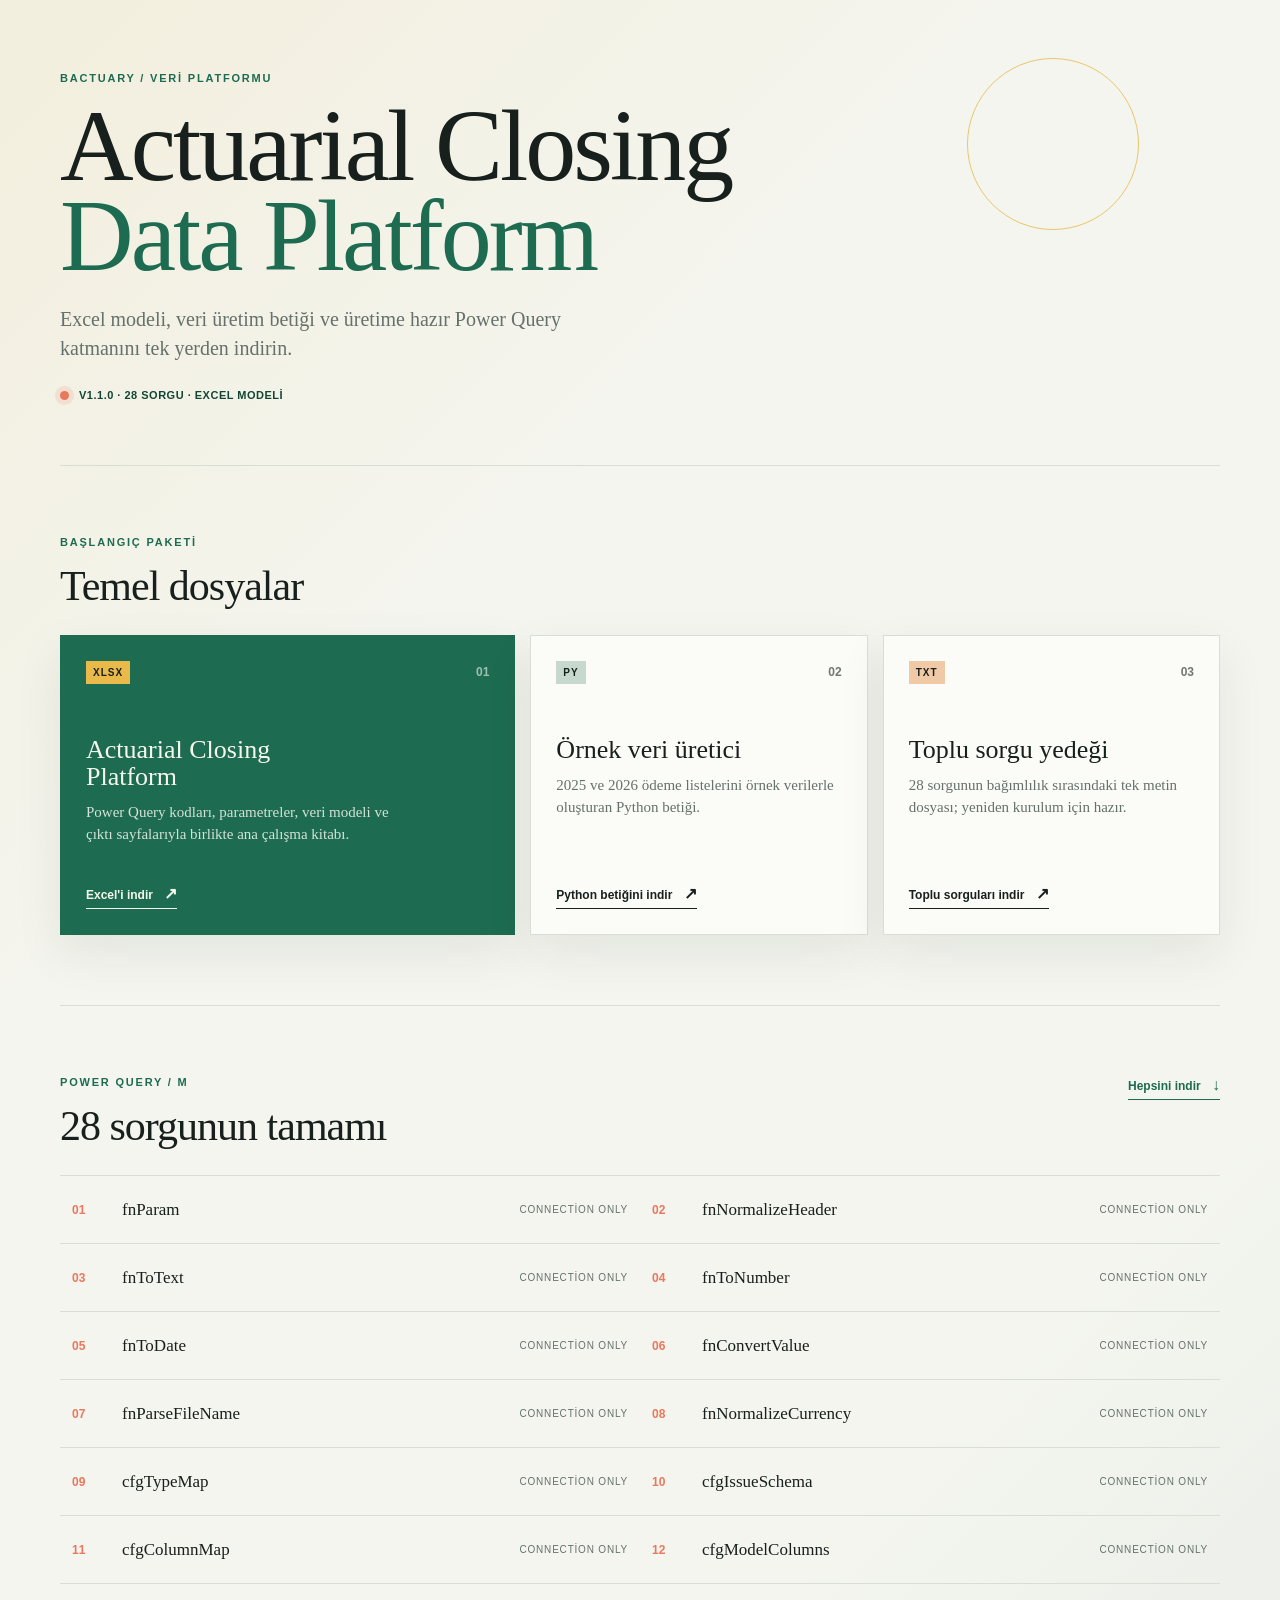
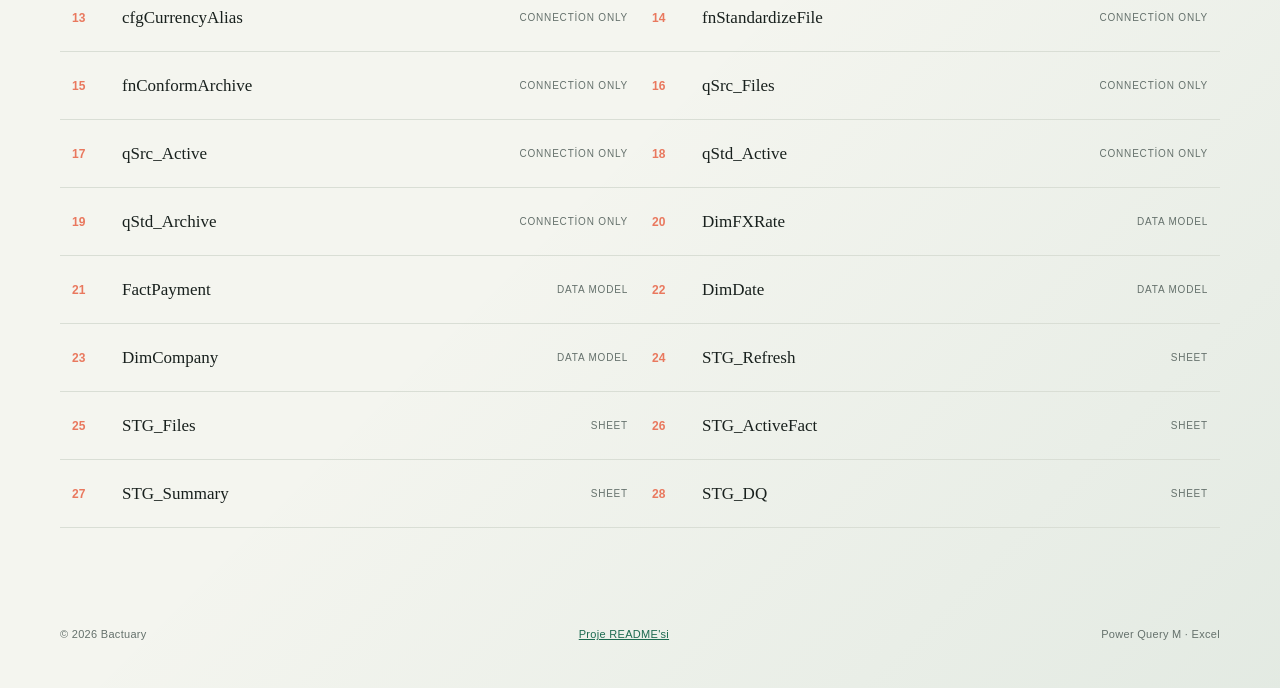
<file: index.html>
<!doctype html>
<html lang="tr">
<head>
  <meta charset="utf-8">
  <meta name="viewport" content="width=device-width, initial-scale=1">
  <meta name="description" content="Actuarial Closing Data Platform dosya ve Power Query indirme merkezi.">
  <title>Actuarial Closing Data Platform</title>
  <link rel="stylesheet" href="styles.css">
</head>
<body>
  <main class="shell">
    <header class="hero">
      <p class="eyebrow">Bactuary / veri platformu</p>
      <h1>Actuarial Closing<br><span>Data Platform</span></h1>
      <p class="intro">Excel modeli, veri üretim betiği ve üretime hazır Power Query katmanını tek yerden indirin.</p>
      <div class="hero-meta">
        <span class="status-dot"></span>
        <span>v1.1.0 · 28 sorgu · Excel modeli</span>
      </div>
    </header>

    <section class="downloads" aria-labelledby="downloads-title">
      <div class="section-heading">
        <p class="eyebrow">Başlangıç paketi</p>
        <h2 id="downloads-title">Temel dosyalar</h2>
      </div>
      <div class="featured-grid">
        <article class="download-card primary-card">
          <div class="card-topline"><span class="file-type xlsx">XLSX</span><span class="card-index">01</span></div>
          <h3>Actuarial Closing Platform</h3>
          <p>Power Query kodları, parametreler, veri modeli ve çıktı sayfalarıyla birlikte ana çalışma kitabı.</p>
          <a class="download-link" href="actuarydatacreating/Actuarial_Closing_Platform.xlsx" download>Excel'i indir <span aria-hidden="true">↗</span></a>
        </article>
        <article class="download-card">
          <div class="card-topline"><span class="file-type py">PY</span><span class="card-index">02</span></div>
          <h3>Örnek veri üretici</h3>
          <p>2025 ve 2026 ödeme listelerini örnek verilerle oluşturan Python betiği.</p>
          <a class="download-link" href="actuarydatacreating/datacreating.py" download>Python betiğini indir <span aria-hidden="true">↗</span></a>
        </article>
        <article class="download-card">
          <div class="card-topline"><span class="file-type txt">TXT</span><span class="card-index">03</span></div>
          <h3>Toplu sorgu yedeği</h3>
          <p>28 sorgunun bağımlılık sırasındaki tek metin dosyası; yeniden kurulum için hazır.</p>
          <a class="download-link" href="actuarydatacreating/PowerQuery_M/ALL_QUERIES.txt" download>Toplu sorguları indir <span aria-hidden="true">↗</span></a>
        </article>
      </div>
    </section>

    <section class="query-section" aria-labelledby="queries-title">
      <div class="section-heading query-heading">
        <div>
          <p class="eyebrow">Power Query / M</p>
          <h2 id="queries-title">28 sorgunun tamamı</h2>
        </div>
        <a class="outline-link" href="actuarydatacreating/PowerQuery_M/ALL_QUERIES.txt" download>Hepsini indir <span aria-hidden="true">↓</span></a>
      </div>
      <div class="query-list">
        <a href="actuarydatacreating/PowerQuery_M/01_fnParam.pq" download><span>01</span><strong>fnParam</strong><small>connection only</small></a>
        <a href="actuarydatacreating/PowerQuery_M/02_fnNormalizeHeader.pq" download><span>02</span><strong>fnNormalizeHeader</strong><small>connection only</small></a>
        <a href="actuarydatacreating/PowerQuery_M/03_fnToText.pq" download><span>03</span><strong>fnToText</strong><small>connection only</small></a>
        <a href="actuarydatacreating/PowerQuery_M/04_fnToNumber.pq" download><span>04</span><strong>fnToNumber</strong><small>connection only</small></a>
        <a href="actuarydatacreating/PowerQuery_M/05_fnToDate.pq" download><span>05</span><strong>fnToDate</strong><small>connection only</small></a>
        <a href="actuarydatacreating/PowerQuery_M/06_fnConvertValue.pq" download><span>06</span><strong>fnConvertValue</strong><small>connection only</small></a>
        <a href="actuarydatacreating/PowerQuery_M/07_fnParseFileName.pq" download><span>07</span><strong>fnParseFileName</strong><small>connection only</small></a>
        <a href="actuarydatacreating/PowerQuery_M/08_fnNormalizeCurrency.pq" download><span>08</span><strong>fnNormalizeCurrency</strong><small>connection only</small></a>
        <a href="actuarydatacreating/PowerQuery_M/09_cfgTypeMap.pq" download><span>09</span><strong>cfgTypeMap</strong><small>connection only</small></a>
        <a href="actuarydatacreating/PowerQuery_M/10_cfgIssueSchema.pq" download><span>10</span><strong>cfgIssueSchema</strong><small>connection only</small></a>
        <a href="actuarydatacreating/PowerQuery_M/11_cfgColumnMap.pq" download><span>11</span><strong>cfgColumnMap</strong><small>connection only</small></a>
        <a href="actuarydatacreating/PowerQuery_M/12_cfgModelColumns.pq" download><span>12</span><strong>cfgModelColumns</strong><small>connection only</small></a>
        <a href="actuarydatacreating/PowerQuery_M/13_cfgCurrencyAlias.pq" download><span>13</span><strong>cfgCurrencyAlias</strong><small>connection only</small></a>
        <a href="actuarydatacreating/PowerQuery_M/14_fnStandardizeFile.pq" download><span>14</span><strong>fnStandardizeFile</strong><small>connection only</small></a>
        <a href="actuarydatacreating/PowerQuery_M/15_fnConformArchive.pq" download><span>15</span><strong>fnConformArchive</strong><small>connection only</small></a>
        <a href="actuarydatacreating/PowerQuery_M/16_qSrc_Files.pq" download><span>16</span><strong>qSrc_Files</strong><small>connection only</small></a>
        <a href="actuarydatacreating/PowerQuery_M/17_qSrc_Active.pq" download><span>17</span><strong>qSrc_Active</strong><small>connection only</small></a>
        <a href="actuarydatacreating/PowerQuery_M/18_qStd_Active.pq" download><span>18</span><strong>qStd_Active</strong><small>connection only</small></a>
        <a href="actuarydatacreating/PowerQuery_M/19_qStd_Archive.pq" download><span>19</span><strong>qStd_Archive</strong><small>connection only</small></a>
        <a href="actuarydatacreating/PowerQuery_M/20_DimFXRate.pq" download><span>20</span><strong>DimFXRate</strong><small>Data Model</small></a>
        <a href="actuarydatacreating/PowerQuery_M/21_FactPayment.pq" download><span>21</span><strong>FactPayment</strong><small>Data Model</small></a>
        <a href="actuarydatacreating/PowerQuery_M/22_DimDate.pq" download><span>22</span><strong>DimDate</strong><small>Data Model</small></a>
        <a href="actuarydatacreating/PowerQuery_M/23_DimCompany.pq" download><span>23</span><strong>DimCompany</strong><small>Data Model</small></a>
        <a href="actuarydatacreating/PowerQuery_M/24_STG_Refresh.pq" download><span>24</span><strong>STG_Refresh</strong><small>Sheet</small></a>
        <a href="actuarydatacreating/PowerQuery_M/25_STG_Files.pq" download><span>25</span><strong>STG_Files</strong><small>Sheet</small></a>
        <a href="actuarydatacreating/PowerQuery_M/26_STG_ActiveFact.pq" download><span>26</span><strong>STG_ActiveFact</strong><small>Sheet</small></a>
        <a href="actuarydatacreating/PowerQuery_M/27_STG_Summary.pq" download><span>27</span><strong>STG_Summary</strong><small>Sheet</small></a>
        <a href="actuarydatacreating/PowerQuery_M/28_STG_DQ.pq" download><span>28</span><strong>STG_DQ</strong><small>Sheet</small></a>
      </div>
    </section>

    <footer>
      <span>© 2026 Bactuary</span>
      <a href="README.md">Proje README'si</a>
      <span>Power Query M · Excel</span>
    </footer>
  </main>
</body>
</html>
</file>
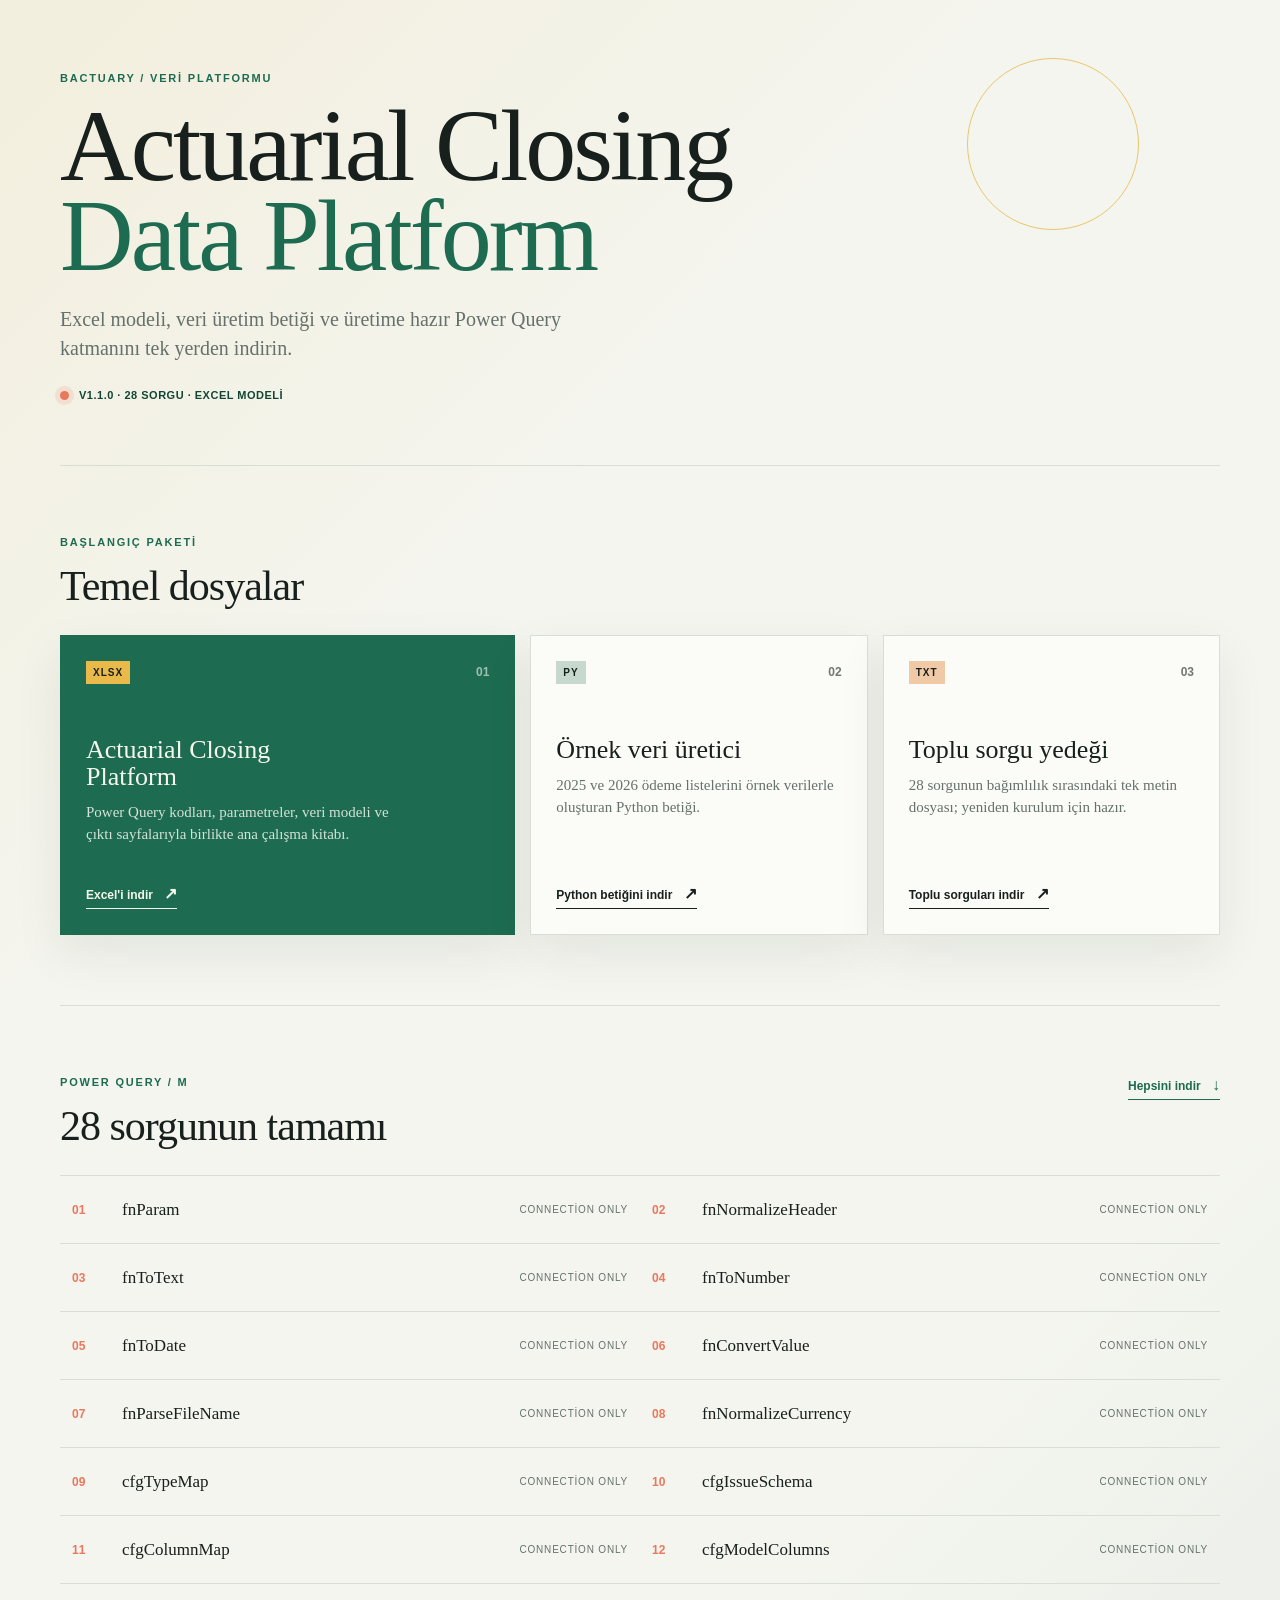
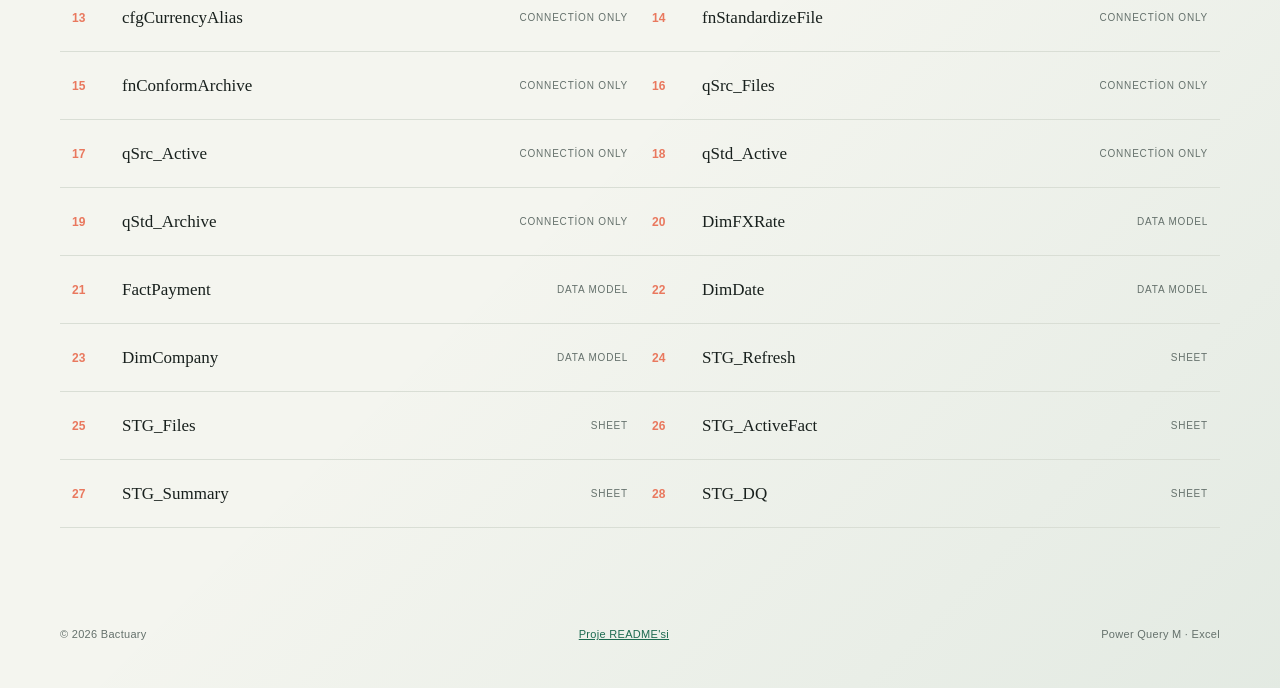
<file: docs/index.html>
<!doctype html>
<html lang="tr">
<head>
  <meta charset="utf-8">
  <meta name="viewport" content="width=device-width, initial-scale=1">
  <meta name="description" content="Actuarial Closing Data Platform dosya ve Power Query indirme merkezi.">
  <title>Actuarial Closing Data Platform</title>
  <link rel="stylesheet" href="styles.css">
</head>
<body>
  <main class="shell">
    <header class="hero">
      <p class="eyebrow">Bactuary / veri platformu</p>
      <h1>Actuarial Closing<br><span>Data Platform</span></h1>
      <p class="intro">Excel modeli, veri üretim betiği ve üretime hazır Power Query katmanını tek yerden indirin.</p>
      <div class="hero-meta">
        <span class="status-dot"></span>
        <span>v1.1.0 · 28 sorgu · Excel modeli</span>
      </div>
    </header>

    <section class="downloads" aria-labelledby="downloads-title">
      <div class="section-heading">
        <p class="eyebrow">Başlangıç paketi</p>
        <h2 id="downloads-title">Temel dosyalar</h2>
      </div>
      <div class="featured-grid">
        <article class="download-card primary-card">
          <div class="card-topline"><span class="file-type xlsx">XLSX</span><span class="card-index">01</span></div>
          <h3>Actuarial Closing Platform</h3>
          <p>Power Query kodları, parametreler, veri modeli ve çıktı sayfalarıyla birlikte ana çalışma kitabı.</p>
          <a class="download-link" href="../actuarydatacreating/Actuarial_Closing_Platform.xlsx" download>Excel'i indir <span aria-hidden="true">↗</span></a>
        </article>
        <article class="download-card">
          <div class="card-topline"><span class="file-type py">PY</span><span class="card-index">02</span></div>
          <h3>Örnek veri üretici</h3>
          <p>2025 ve 2026 ödeme listelerini örnek verilerle oluşturan Python betiği.</p>
          <a class="download-link" href="../actuarydatacreating/datacreating.py" download>Python betiğini indir <span aria-hidden="true">↗</span></a>
        </article>
        <article class="download-card">
          <div class="card-topline"><span class="file-type txt">TXT</span><span class="card-index">03</span></div>
          <h3>Toplu sorgu yedeği</h3>
          <p>28 sorgunun bağımlılık sırasındaki tek metin dosyası; yeniden kurulum için hazır.</p>
          <a class="download-link" href="../actuarydatacreating/PowerQuery_M/ALL_QUERIES.txt" download>Toplu sorguları indir <span aria-hidden="true">↗</span></a>
        </article>
      </div>
    </section>

    <section class="query-section" aria-labelledby="queries-title">
      <div class="section-heading query-heading">
        <div>
          <p class="eyebrow">Power Query / M</p>
          <h2 id="queries-title">28 sorgunun tamamı</h2>
        </div>
        <a class="outline-link" href="../actuarydatacreating/PowerQuery_M/ALL_QUERIES.txt" download>Hepsini indir <span aria-hidden="true">↓</span></a>
      </div>
      <div class="query-list">
        <a href="../actuarydatacreating/PowerQuery_M/01_fnParam.pq" download><span>01</span><strong>fnParam</strong><small>connection only</small></a>
        <a href="../actuarydatacreating/PowerQuery_M/02_fnNormalizeHeader.pq" download><span>02</span><strong>fnNormalizeHeader</strong><small>connection only</small></a>
        <a href="../actuarydatacreating/PowerQuery_M/03_fnToText.pq" download><span>03</span><strong>fnToText</strong><small>connection only</small></a>
        <a href="../actuarydatacreating/PowerQuery_M/04_fnToNumber.pq" download><span>04</span><strong>fnToNumber</strong><small>connection only</small></a>
        <a href="../actuarydatacreating/PowerQuery_M/05_fnToDate.pq" download><span>05</span><strong>fnToDate</strong><small>connection only</small></a>
        <a href="../actuarydatacreating/PowerQuery_M/06_fnConvertValue.pq" download><span>06</span><strong>fnConvertValue</strong><small>connection only</small></a>
        <a href="../actuarydatacreating/PowerQuery_M/07_fnParseFileName.pq" download><span>07</span><strong>fnParseFileName</strong><small>connection only</small></a>
        <a href="../actuarydatacreating/PowerQuery_M/08_fnNormalizeCurrency.pq" download><span>08</span><strong>fnNormalizeCurrency</strong><small>connection only</small></a>
        <a href="../actuarydatacreating/PowerQuery_M/09_cfgTypeMap.pq" download><span>09</span><strong>cfgTypeMap</strong><small>connection only</small></a>
        <a href="../actuarydatacreating/PowerQuery_M/10_cfgIssueSchema.pq" download><span>10</span><strong>cfgIssueSchema</strong><small>connection only</small></a>
        <a href="../actuarydatacreating/PowerQuery_M/11_cfgColumnMap.pq" download><span>11</span><strong>cfgColumnMap</strong><small>connection only</small></a>
        <a href="../actuarydatacreating/PowerQuery_M/12_cfgModelColumns.pq" download><span>12</span><strong>cfgModelColumns</strong><small>connection only</small></a>
        <a href="../actuarydatacreating/PowerQuery_M/13_cfgCurrencyAlias.pq" download><span>13</span><strong>cfgCurrencyAlias</strong><small>connection only</small></a>
        <a href="../actuarydatacreating/PowerQuery_M/14_fnStandardizeFile.pq" download><span>14</span><strong>fnStandardizeFile</strong><small>connection only</small></a>
        <a href="../actuarydatacreating/PowerQuery_M/15_fnConformArchive.pq" download><span>15</span><strong>fnConformArchive</strong><small>connection only</small></a>
        <a href="../actuarydatacreating/PowerQuery_M/16_qSrc_Files.pq" download><span>16</span><strong>qSrc_Files</strong><small>connection only</small></a>
        <a href="../actuarydatacreating/PowerQuery_M/17_qSrc_Active.pq" download><span>17</span><strong>qSrc_Active</strong><small>connection only</small></a>
        <a href="../actuarydatacreating/PowerQuery_M/18_qStd_Active.pq" download><span>18</span><strong>qStd_Active</strong><small>connection only</small></a>
        <a href="../actuarydatacreating/PowerQuery_M/19_qStd_Archive.pq" download><span>19</span><strong>qStd_Archive</strong><small>connection only</small></a>
        <a href="../actuarydatacreating/PowerQuery_M/20_DimFXRate.pq" download><span>20</span><strong>DimFXRate</strong><small>Data Model</small></a>
        <a href="../actuarydatacreating/PowerQuery_M/21_FactPayment.pq" download><span>21</span><strong>FactPayment</strong><small>Data Model</small></a>
        <a href="../actuarydatacreating/PowerQuery_M/22_DimDate.pq" download><span>22</span><strong>DimDate</strong><small>Data Model</small></a>
        <a href="../actuarydatacreating/PowerQuery_M/23_DimCompany.pq" download><span>23</span><strong>DimCompany</strong><small>Data Model</small></a>
        <a href="../actuarydatacreating/PowerQuery_M/24_STG_Refresh.pq" download><span>24</span><strong>STG_Refresh</strong><small>Sheet</small></a>
        <a href="../actuarydatacreating/PowerQuery_M/25_STG_Files.pq" download><span>25</span><strong>STG_Files</strong><small>Sheet</small></a>
        <a href="../actuarydatacreating/PowerQuery_M/26_STG_ActiveFact.pq" download><span>26</span><strong>STG_ActiveFact</strong><small>Sheet</small></a>
        <a href="../actuarydatacreating/PowerQuery_M/27_STG_Summary.pq" download><span>27</span><strong>STG_Summary</strong><small>Sheet</small></a>
        <a href="../actuarydatacreating/PowerQuery_M/28_STG_DQ.pq" download><span>28</span><strong>STG_DQ</strong><small>Sheet</small></a>
      </div>
    </section>

    <footer>
      <span>© 2026 Bactuary</span>
      <a href="../README.md">Proje README'si</a>
      <span>Power Query M · Excel</span>
    </footer>
  </main>
</body>
</html>
</file>
<file: styles.css>
:root {
  --ink: #18201d;
  --muted: #65716c;
  --paper: #f4f5ef;
  --panel: #fbfcf8;
  --line: #d9ded5;
  --green: #1d6b51;
  --green-dark: #124634;
  --yellow: #e9b949;
  --coral: #e9785e;
  --shadow: 0 18px 45px rgba(24, 32, 29, .08);
}

* { box-sizing: border-box; }

body {
  margin: 0;
  color: var(--ink);
  background: var(--paper);
  font-family: Georgia, "Times New Roman", serif;
  background-image: linear-gradient(135deg, rgba(233, 185, 73, .11), transparent 30%), linear-gradient(315deg, rgba(29, 107, 81, .08), transparent 34%);
}

a { color: inherit; }

.shell { width: min(1160px, calc(100% - 40px)); margin: 0 auto; }

.hero { min-height: 430px; padding: 72px 0 64px; display: grid; align-content: center; position: relative; }
.hero::after { content: ""; width: 170px; height: 170px; border: 1px solid var(--yellow); border-radius: 50%; position: absolute; right: 7%; top: 58px; opacity: .8; }
.eyebrow { margin: 0 0 16px; color: var(--green); font: 700 11px/1.2 Arial, sans-serif; letter-spacing: 1.8px; text-transform: uppercase; }
h1, h2, h3, p { margin-top: 0; }
h1 { max-width: 740px; margin-bottom: 24px; font-size: clamp(52px, 8vw, 102px); font-weight: 400; line-height: .88; letter-spacing: -3px; }
h1 span { color: var(--green); }
.intro { max-width: 550px; margin-bottom: 27px; color: var(--muted); font-size: 20px; line-height: 1.45; }
.hero-meta { display: flex; gap: 10px; align-items: center; color: var(--green-dark); font: 700 11px/1 Arial, sans-serif; letter-spacing: .5px; text-transform: uppercase; }
.status-dot { width: 9px; height: 9px; border-radius: 50%; background: var(--coral); box-shadow: 0 0 0 5px rgba(233, 120, 94, .15); }

section { padding: 70px 0; border-top: 1px solid var(--line); }
.section-heading { margin-bottom: 28px; }
h2 { margin-bottom: 0; font-size: 42px; font-weight: 400; line-height: 1; letter-spacing: -1px; }
.featured-grid { display: grid; grid-template-columns: 1.35fr 1fr 1fr; gap: 15px; }
.download-card { min-height: 300px; padding: 25px; display: flex; flex-direction: column; background: var(--panel); border: 1px solid var(--line); box-shadow: var(--shadow); }
.primary-card { background: var(--green); color: #f6f8ed; border-color: var(--green); }
.card-topline { display: flex; justify-content: space-between; align-items: center; margin-bottom: 52px; }
.file-type { padding: 6px 7px; color: var(--ink); font: 700 10px Arial, sans-serif; letter-spacing: 1px; }
.xlsx { background: var(--yellow); }
.py { background: #c7d9ce; }
.txt { background: #f0c9a6; }
.card-index { opacity: .6; font: 700 12px Arial, sans-serif; }
.download-card h3 { max-width: 260px; margin-bottom: 12px; font-size: 26px; font-weight: 400; line-height: 1.05; }
.download-card p { flex: 1; max-width: 310px; color: var(--muted); font-size: 15px; line-height: 1.45; }
.primary-card p { color: #d5e2d8; }
.download-link, .outline-link { align-self: flex-start; padding-bottom: 5px; border-bottom: 1px solid currentColor; font: 700 12px Arial, sans-serif; text-decoration: none; }
.download-link span, .outline-link span { margin-left: 8px; font-size: 16px; }
.query-heading { display: flex; justify-content: space-between; align-items: end; }
.outline-link { color: var(--green); }
.query-list { display: grid; grid-template-columns: repeat(2, 1fr); border-top: 1px solid var(--line); }
.query-list a { min-height: 68px; padding: 16px 12px; display: grid; grid-template-columns: 38px 1fr auto; gap: 12px; align-items: center; border-bottom: 1px solid var(--line); text-decoration: none; transition: background .2s, padding .2s; }
.query-list a:hover { padding-left: 18px; background: rgba(29, 107, 81, .08); }
.query-list span { color: var(--coral); font: 700 12px Arial, sans-serif; }
.query-list strong { font-size: 17px; font-weight: 400; }
.query-list small { color: var(--muted); font: 10px Arial, sans-serif; text-transform: uppercase; letter-spacing: .8px; }
footer { padding: 30px 0 48px; display: flex; justify-content: space-between; color: var(--muted); font: 11px Arial, sans-serif; letter-spacing: .3px; }
footer a { color: var(--green); }

@media (max-width: 760px) {
  .shell { width: min(100% - 28px, 600px); }
  .hero { min-height: 390px; padding-top: 48px; }
  .hero::after { width: 90px; height: 90px; right: 2%; top: 35px; }
  h1 { font-size: clamp(48px, 14vw, 78px); letter-spacing: -2px; }
  .intro { font-size: 18px; }
  section { padding: 48px 0; }
  h2 { font-size: 35px; }
  .featured-grid, .query-list { grid-template-columns: 1fr; }
  .download-card { min-height: 270px; }
  .query-heading { align-items: start; flex-direction: column; gap: 20px; }
  .query-list a { grid-template-columns: 35px 1fr; }
  .query-list small { grid-column: 2; margin-top: -9px; }
  footer { flex-wrap: wrap; gap: 12px; }
}
</file>
<file: docs/styles.css>
:root {
  --ink: #18201d;
  --muted: #65716c;
  --paper: #f4f5ef;
  --panel: #fbfcf8;
  --line: #d9ded5;
  --green: #1d6b51;
  --green-dark: #124634;
  --yellow: #e9b949;
  --coral: #e9785e;
  --shadow: 0 18px 45px rgba(24, 32, 29, .08);
}

* { box-sizing: border-box; }

body {
  margin: 0;
  color: var(--ink);
  background: var(--paper);
  font-family: Georgia, "Times New Roman", serif;
  background-image: linear-gradient(135deg, rgba(233, 185, 73, .11), transparent 30%), linear-gradient(315deg, rgba(29, 107, 81, .08), transparent 34%);
}

a { color: inherit; }

.shell { width: min(1160px, calc(100% - 40px)); margin: 0 auto; }

.hero { min-height: 430px; padding: 72px 0 64px; display: grid; align-content: center; position: relative; }
.hero::after { content: ""; width: 170px; height: 170px; border: 1px solid var(--yellow); border-radius: 50%; position: absolute; right: 7%; top: 58px; opacity: .8; }
.eyebrow { margin: 0 0 16px; color: var(--green); font: 700 11px/1.2 Arial, sans-serif; letter-spacing: 1.8px; text-transform: uppercase; }
h1, h2, h3, p { margin-top: 0; }
h1 { max-width: 740px; margin-bottom: 24px; font-size: clamp(52px, 8vw, 102px); font-weight: 400; line-height: .88; letter-spacing: -3px; }
h1 span { color: var(--green); }
.intro { max-width: 550px; margin-bottom: 27px; color: var(--muted); font-size: 20px; line-height: 1.45; }
.hero-meta { display: flex; gap: 10px; align-items: center; color: var(--green-dark); font: 700 11px/1 Arial, sans-serif; letter-spacing: .5px; text-transform: uppercase; }
.status-dot { width: 9px; height: 9px; border-radius: 50%; background: var(--coral); box-shadow: 0 0 0 5px rgba(233, 120, 94, .15); }

section { padding: 70px 0; border-top: 1px solid var(--line); }
.section-heading { margin-bottom: 28px; }
h2 { margin-bottom: 0; font-size: 42px; font-weight: 400; line-height: 1; letter-spacing: -1px; }
.featured-grid { display: grid; grid-template-columns: 1.35fr 1fr 1fr; gap: 15px; }
.download-card { min-height: 300px; padding: 25px; display: flex; flex-direction: column; background: var(--panel); border: 1px solid var(--line); box-shadow: var(--shadow); }
.primary-card { background: var(--green); color: #f6f8ed; border-color: var(--green); }
.card-topline { display: flex; justify-content: space-between; align-items: center; margin-bottom: 52px; }
.file-type { padding: 6px 7px; color: var(--ink); font: 700 10px Arial, sans-serif; letter-spacing: 1px; }
.xlsx { background: var(--yellow); }
.py { background: #c7d9ce; }
.txt { background: #f0c9a6; }
.card-index { opacity: .6; font: 700 12px Arial, sans-serif; }
.download-card h3 { max-width: 260px; margin-bottom: 12px; font-size: 26px; font-weight: 400; line-height: 1.05; }
.download-card p { flex: 1; max-width: 310px; color: var(--muted); font-size: 15px; line-height: 1.45; }
.primary-card p { color: #d5e2d8; }
.download-link, .outline-link { align-self: flex-start; padding-bottom: 5px; border-bottom: 1px solid currentColor; font: 700 12px Arial, sans-serif; text-decoration: none; }
.download-link span, .outline-link span { margin-left: 8px; font-size: 16px; }
.query-heading { display: flex; justify-content: space-between; align-items: end; }
.outline-link { color: var(--green); }
.query-list { display: grid; grid-template-columns: repeat(2, 1fr); border-top: 1px solid var(--line); }
.query-list a { min-height: 68px; padding: 16px 12px; display: grid; grid-template-columns: 38px 1fr auto; gap: 12px; align-items: center; border-bottom: 1px solid var(--line); text-decoration: none; transition: background .2s, padding .2s; }
.query-list a:hover { padding-left: 18px; background: rgba(29, 107, 81, .08); }
.query-list span { color: var(--coral); font: 700 12px Arial, sans-serif; }
.query-list strong { font-size: 17px; font-weight: 400; }
.query-list small { color: var(--muted); font: 10px Arial, sans-serif; text-transform: uppercase; letter-spacing: .8px; }
footer { padding: 30px 0 48px; display: flex; justify-content: space-between; color: var(--muted); font: 11px Arial, sans-serif; letter-spacing: .3px; }
footer a { color: var(--green); }

@media (max-width: 760px) {
  .shell { width: min(100% - 28px, 600px); }
  .hero { min-height: 390px; padding-top: 48px; }
  .hero::after { width: 90px; height: 90px; right: 2%; top: 35px; }
  h1 { font-size: clamp(48px, 14vw, 78px); letter-spacing: -2px; }
  .intro { font-size: 18px; }
  section { padding: 48px 0; }
  h2 { font-size: 35px; }
  .featured-grid, .query-list { grid-template-columns: 1fr; }
  .download-card { min-height: 270px; }
  .query-heading { align-items: start; flex-direction: column; gap: 20px; }
  .query-list a { grid-template-columns: 35px 1fr; }
  .query-list small { grid-column: 2; margin-top: -9px; }
  footer { flex-wrap: wrap; gap: 12px; }
}
</file>
